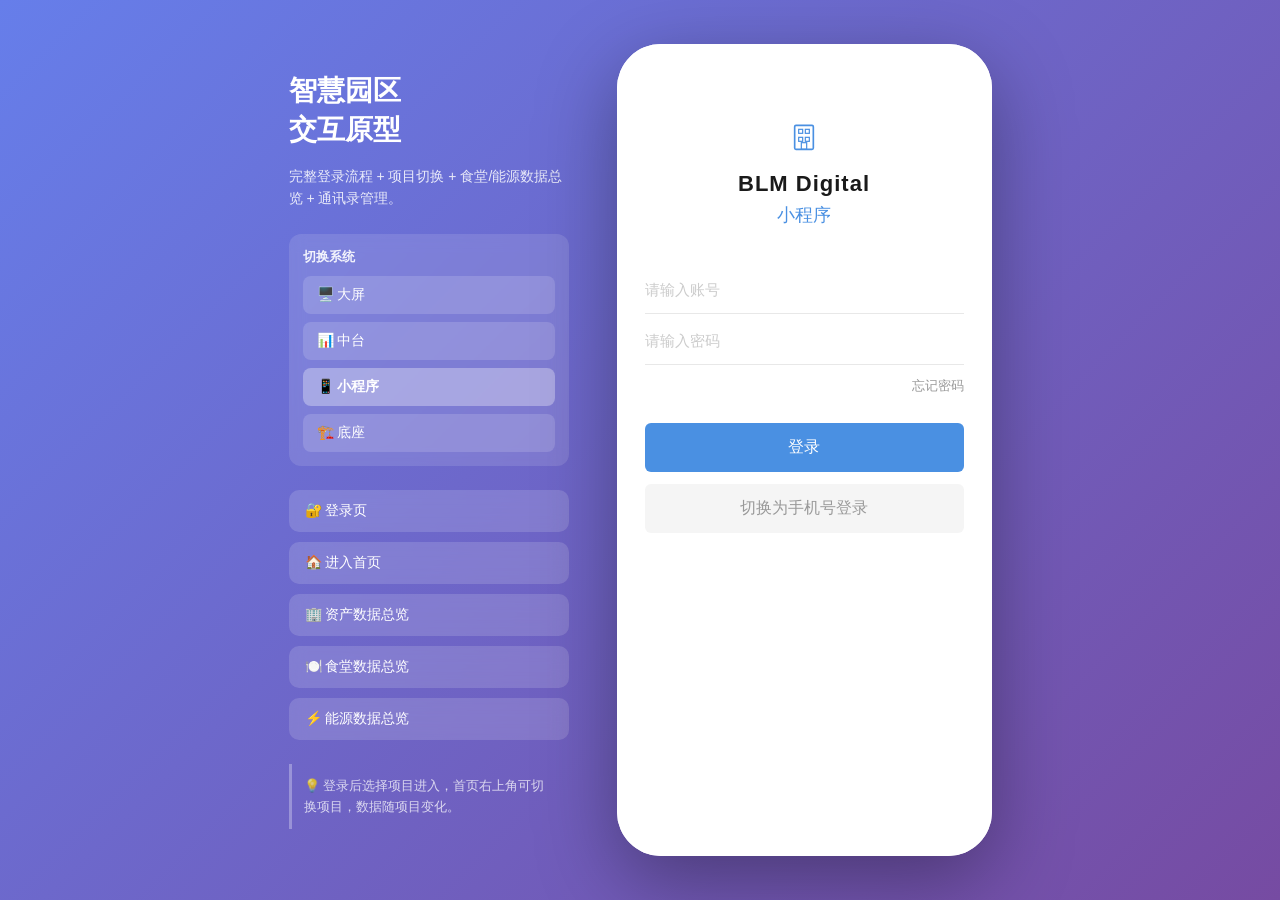
<file: index.html>
<!DOCTYPE html>
<html>
<head>
    <meta http-equiv="refresh" content="0; url=./prototype/index.html">
    <title>智慧园区管理小程序原型</title>
</head>
<body>
    正在跳转到原型页面...<br>
    如果没有自动跳转，请 <a href="./prototype/index.html">点击这里</a>
</body>
</html>
</file>
<file: prototype/css/style.css>
* { box-sizing: border-box; margin: 0; padding: 0; }

body {
  font-family: -apple-system, BlinkMacSystemFont, 'Segoe UI', 'PingFang SC', 'Microsoft YaHei', sans-serif;
  background: linear-gradient(135deg, #667eea 0%, #764ba2 100%);
  min-height: 100vh;
  color: #333;
}

.prototype-shell {
  display: flex;
  align-items: center;
  justify-content: center;
  gap: 48px;
  min-height: 100vh;
  padding: 32px;
}

.sidebar {
  width: 280px;
  color: #fff;
  flex-shrink: 0;
}

.sidebar h1 {
  font-size: 28px;
  line-height: 1.4;
  margin-bottom: 16px;
}

.sidebar-desc {
  font-size: 14px;
  opacity: 0.85;
  line-height: 1.6;
  margin-bottom: 24px;
}

.guide-list { display: flex; flex-direction: column; gap: 10px; margin-bottom: 24px; }

.guide-item {
  background: rgba(255,255,255,0.15);
  backdrop-filter: blur(8px);
  border-radius: 10px;
  padding: 12px 16px;
  font-size: 14px;
  cursor: pointer;
  transition: background 0.2s;
}

.guide-item:hover { background: rgba(255,255,255,0.28); }

.guide-tip {
  font-size: 13px;
  opacity: 0.75;
  line-height: 1.6;
  padding: 12px;
  border-left: 3px solid rgba(255,255,255,0.4);
}

.platform-switch-section {
  margin-bottom: 24px;
  padding: 14px;
  background: rgba(255,255,255,0.12);
  border-radius: 12px;
  backdrop-filter: blur(8px);
}

.platform-switch-title {
  font-size: 13px;
  font-weight: 600;
  opacity: 0.9;
  margin-bottom: 10px;
}

.platform-switch-list {
  display: flex;
  flex-direction: column;
  gap: 8px;
}

.platform-switch-item {
  display: block;
  background: rgba(255,255,255,0.15);
  border-radius: 8px;
  padding: 10px 14px;
  font-size: 14px;
  color: #fff;
  text-decoration: none;
  transition: background 0.2s;
}

.platform-switch-item:hover { background: rgba(255,255,255,0.28); }

.platform-switch-item.active {
  background: rgba(255,255,255,0.32);
  font-weight: 600;
  cursor: default;
}

.status-bar-actions {
  display: flex;
  align-items: center;
  gap: 8px;
}

.phone-platform-wrap {
  position: relative;
}

.phone-platform-wrap.hidden { display: none; }

.phone-platform-btn {
  width: 24px;
  height: 24px;
  border: none;
  background: rgba(74, 144, 226, 0.12);
  color: #4A90E2;
  border-radius: 6px;
  cursor: pointer;
  display: flex;
  align-items: center;
  justify-content: center;
  padding: 0;
}

.phone-platform-btn svg { width: 14px; height: 14px; }

.phone-platform-menu {
  position: absolute;
  top: calc(100% + 6px);
  right: 0;
  min-width: 120px;
  background: #fff;
  border-radius: 8px;
  box-shadow: 0 8px 24px rgba(0,0,0,0.15);
  border: 1px solid #eee;
  z-index: 200;
  padding: 4px 0;
}

.phone-platform-menu.hidden { display: none; }

.phone-platform-item {
  display: block;
  padding: 10px 14px;
  font-size: 13px;
  color: #333;
  text-decoration: none;
  cursor: pointer;
}

.phone-platform-item:hover { background: #f5f5f5; }

.phone-platform-item.active {
  color: #4A90E2;
  background: #E8F4FD;
  font-weight: 500;
  cursor: default;
}

.phone-frame {
  width: 375px;
  height: 812px;
  background: #F5F6FA;
  border-radius: 44px;
  box-shadow: 0 24px 80px rgba(0,0,0,0.35), inset 0 0 0 2px rgba(255,255,255,0.1);
  overflow: hidden;
  display: flex;
  flex-direction: column;
  position: relative;
  flex-shrink: 0;
}

.phone-notch { display: none; }

.status-bar {
  display: flex;
  justify-content: space-between;
  align-items: center;
  padding: 12px 24px 4px;
  font-size: 13px;
  font-weight: 600;
  background: #E8F4FD;
  flex-shrink: 0;
}

.nav-bar {
  display: flex;
  align-items: center;
  justify-content: space-between;
  padding: 8px 12px;
  background: #fff;
  border-bottom: 1px solid #eee;
  flex-shrink: 0;
}

.nav-bar.hidden { display: none; }

.nav-back {
  border: none;
  background: none;
  font-size: 16px;
  color: #4A90E2;
  cursor: pointer;
  padding: 4px 8px;
}

.nav-title { font-size: 16px; font-weight: 600; flex: 1; text-align: center; }

.nav-bar-tab .nav-back {
  visibility: hidden;
  pointer-events: none;
}

.nav-placeholder { width: 48px; flex-shrink: 0; }

.screen {
  flex: 1;
  overflow-y: auto;
  overflow-x: hidden;
  -webkit-overflow-scrolling: touch;
}

.screen::-webkit-scrollbar { width: 0; }

.tab-bar {
  display: flex;
  background: #fff;
  border-top: 1px solid #eee;
  padding: 6px 0 20px;
  flex-shrink: 0;
}

.tab-item {
  flex: 1;
  display: flex;
  flex-direction: column;
  align-items: center;
  gap: 2px;
  font-size: 11px;
  color: #999;
  cursor: pointer;
  padding: 4px 0;
  transition: color 0.2s;
}

.tab-item.active { color: #4A90E2; }

.tab-icon-slot {
  display: flex;
  align-items: center;
  justify-content: center;
  height: 24px;
  margin-bottom: 2px;
}

/* Home */
.home-header {
  display: flex;
  align-items: center;
  justify-content: space-between;
  padding: 8px 16px 12px;
  background: linear-gradient(180deg, #E8F4FD, #D6EBFA);
}

.project-switcher {
  display: flex;
  align-items: center;
  gap: 4px;
  cursor: pointer;
}

.project-name {
  font-size: 16px;
  font-weight: 600;
  max-width: 200px;
  overflow: hidden;
  text-overflow: ellipsis;
  white-space: nowrap;
}

.arrow { font-size: 10px; color: #666; }

.notify-btn {
  position: relative;
  font-size: 22px;
  cursor: pointer;
  padding: 4px;
}

.badge {
  position: absolute;
  top: -2px;
  right: -6px;
  min-width: 16px;
  height: 16px;
  background: #FF4D4F;
  color: #fff;
  font-size: 10px;
  border-radius: 8px;
  display: flex;
  align-items: center;
  justify-content: center;
  padding: 0 4px;
}

.carousel-wrap {
  position: relative;
  background: linear-gradient(180deg, #D6EBFA, #F5F6FA);
  padding: 0 16px 12px;
  overflow: hidden;
}

.carousel-track {
  display: flex;
  transition: transform 0.5s ease;
}

.carousel-slide {
  min-width: 100%;
  height: 160px;
  border-radius: 12px;
  overflow: hidden;
  position: relative;
}

.carousel-slide img {
  width: 100%;
  height: 100%;
  object-fit: cover;
}

.carousel-caption {
  position: absolute;
  bottom: 0;
  left: 0;
  right: 0;
  padding: 12px 16px;
  background: linear-gradient(transparent, rgba(0,0,0,0.55));
  color: #fff;
  font-size: 13px;
}

.carousel-dots {
  display: flex;
  justify-content: center;
  gap: 6px;
  margin-top: 8px;
}

.carousel-dot {
  width: 6px;
  height: 6px;
  border-radius: 50%;
  background: rgba(0,0,0,0.2);
  cursor: pointer;
  transition: all 0.3s;
}

.carousel-dot.active {
  width: 18px;
  border-radius: 3px;
  background: #4A90E2;
}

.page-body { padding: 0 12px 16px; }

.card {
  background: #fff;
  border-radius: 12px;
  padding: 16px;
  margin-bottom: 10px;
  box-shadow: 0 1px 6px rgba(0,0,0,0.04);
}

.card-title {
  font-size: 16px;
  font-weight: 600;
  margin-bottom: 12px;
  display: flex;
  justify-content: space-between;
  align-items: center;
}

.more { font-size: 12px; color: #4A90E2; font-weight: 400; cursor: pointer; }

.overview-grid {
  display: grid;
  grid-template-columns: 1fr 1fr;
  gap: 10px;
}

.overview-item {
  background: #F8FAFC;
  border-radius: 8px;
  padding: 12px;
  text-align: center;
}

.ov-val { font-size: 22px; font-weight: 700; margin-bottom: 4px; }
.ov-val.highlight { color: #FF6B35; }
.ov-val.pass { color: #52C41A; font-size: 18px; }
.ov-val.small { font-size: 14px; }
.ov-label { font-size: 12px; color: #999; }

.asset-stats {
  display: flex;
  justify-content: space-around;
  padding-bottom: 12px;
  margin-bottom: 12px;
  border-bottom: 1px solid #f0f0f0;
  text-align: center;
}

.as-num { font-size: 18px; font-weight: 700; }
.as-num.green { color: #52C41A; }
.as-num.orange { color: #FA8C16; }
.as-num.gray { color: #999; }
.as-label { font-size: 11px; color: #999; margin-top: 2px; }

.icon-grid { display: grid; gap: 8px; }
.icon-grid.cols-3 { grid-template-columns: repeat(3, 1fr); }
.icon-grid.cols-4 { grid-template-columns: repeat(4, 1fr); }

.icon-item {
  display: flex;
  flex-direction: column;
  align-items: center;
  padding: 8px 4px;
  cursor: pointer;
  border-radius: 8px;
  transition: background 0.15s;
}

.icon-item:active { background: #f5f5f5; }

.icon-emoji { font-size: 28px; margin-bottom: 4px; }

.icon-grid .icon-circle { display: none; }

.icon-name { font-size: 11px; color: #666; }
.icon-count { font-size: 14px; font-weight: 600; color: #4A90E2; }

.energy-row, .canteen-row {
  display: flex;
  align-items: center;
  text-align: center;
}

.energy-row > div, .canteen-row > div { flex: 1; }

.divider { width: 1px; height: 36px; background: #eee; }

.en-label, .can-label { font-size: 13px; color: #666; margin-bottom: 6px; }
.en-val { font-size: 22px; font-weight: 700; color: #4A90E2; }
.status-pass { color: #52C41A; font-weight: 500; font-size: 14px; }

/* Collab / Mine headers */
.sub-header { padding: 20px 16px 12px; }
.sub-header-title { font-size: 22px; font-weight: 700; margin-bottom: 4px; }
.sub-header-desc { font-size: 13px; color: #999; }

.menu-card {
  display: flex;
  align-items: center;
  background: #fff;
  border-radius: 12px;
  padding: 16px;
  margin-bottom: 10px;
  box-shadow: 0 1px 6px rgba(0,0,0,0.04);
  cursor: pointer;
  transition: transform 0.1s;
}

.menu-card:active { transform: scale(0.98); }

.menu-icon {
  width: 44px;
  height: 44px;
  border-radius: 12px;
  display: flex;
  align-items: center;
  justify-content: center;
  font-size: 22px;
  margin-right: 12px;
}

.menu-icon.todo { background: #FFF7E6; }
.menu-icon.workorder { background: #E6F7FF; }
.menu-icon.message { background: #F9F0FF; }

.menu-info { flex: 1; }
.menu-name { font-size: 16px; font-weight: 600; margin-bottom: 2px; }
.menu-desc { font-size: 12px; color: #999; }

.menu-right { display: flex; align-items: center; gap: 8px; }
.chevron { color: #ccc; font-size: 20px; }

/* Data */
.stats-grid {
  display: grid;
  grid-template-columns: 1fr 1fr;
  gap: 10px;
}

.stat-box {
  background: #F8FAFC;
  border-radius: 8px;
  padding: 14px;
  text-align: center;
}

.stat-val { font-size: 22px; font-weight: 700; color: #4A90E2; margin-bottom: 4px; }
.stat-val.small { font-size: 16px; }
.stat-label { font-size: 12px; color: #999; }

.module-header {
  display: flex;
  justify-content: space-between;
  align-items: center;
  margin-bottom: 10px;
}

.module-title { font-size: 16px; font-weight: 600; }

.trend {
  font-size: 12px;
  padding: 2px 8px;
  border-radius: 4px;
}

.trend.up { color: #52C41A; background: #F6FFED; }
.trend.down { color: #FF4D4F; background: #FFF1F0; }

.module-total {
  display: flex;
  align-items: baseline;
  gap: 8px;
  padding-bottom: 10px;
  margin-bottom: 10px;
  border-bottom: 1px solid #f0f0f0;
}

.total-label { font-size: 13px; color: #999; }
.total-value { font-size: 24px; font-weight: 700; }

.module-item {
  display: flex;
  justify-content: space-between;
  padding: 6px 0;
  font-size: 14px;
}

.item-name { color: #666; }
.item-value { font-weight: 600; }

/* Mine */
.profile-header {
  display: flex;
  align-items: center;
  padding: 28px 20px 24px;
  background: linear-gradient(135deg, #4A90E2, #67B8FF);
}

.avatar {
  width: 64px;
  height: 64px;
  border-radius: 50%;
  background: rgba(255,255,255,0.3);
  border: 2px solid rgba(255,255,255,0.6);
  display: flex;
  align-items: center;
  justify-content: center;
  font-size: 26px;
  font-weight: 700;
  color: #fff;
  margin-right: 14px;
}

.profile-name { font-size: 22px; font-weight: 700; color: #fff; margin-bottom: 4px; }
.profile-role { font-size: 13px; color: rgba(255,255,255,0.85); }

.info-card { margin-top: -8px; position: relative; z-index: 1; }

.info-row {
  display: flex;
  justify-content: space-between;
  padding: 14px 0;
  border-bottom: 1px solid #f5f5f5;
  font-size: 14px;
}

.info-row:last-child { border-bottom: none; }
.info-label { color: #999; }
.info-value { font-weight: 500; max-width: 200px; text-align: right; }

.list-row {
  display: flex;
  align-items: center;
  background: #fff;
  border-radius: 12px;
  padding: 14px 16px;
  margin-bottom: 8px;
  cursor: pointer;
  box-shadow: 0 1px 6px rgba(0,0,0,0.04);
}

.list-row:active { background: #fafafa; }
.list-row-icon { font-size: 22px; margin-right: 12px; }
.list-row-name { flex: 1; font-size: 15px; }

/* Sub pages */
.list-card {
  background: #fff;
  border-radius: 12px;
  padding: 14px 16px;
  margin-bottom: 8px;
  box-shadow: 0 1px 6px rgba(0,0,0,0.04);
  cursor: pointer;
}

.list-card.unread { background: #FAFCFF; }
.list-card.unread-notify { background: #FFFAF0; border-left: 3px solid #FA8C16; }

.list-card-header {
  display: flex;
  justify-content: space-between;
  margin-bottom: 6px;
}

.list-card-title { font-size: 15px; font-weight: 600; }
.list-card-time { font-size: 12px; color: #999; }
.list-card-desc { font-size: 13px; color: #666; line-height: 1.5; }

.todo-dot {
  width: 8px;
  height: 8px;
  border-radius: 50%;
  background: #FF6B35;
  display: inline-block;
  margin-right: 8px;
}

.tag {
  display: inline-block;
  font-size: 11px;
  color: #4A90E2;
  background: #E6F4FF;
  padding: 2px 8px;
  border-radius: 4px;
  margin-right: 8px;
}

.status-tag {
  font-size: 11px;
  padding: 2px 8px;
  border-radius: 4px;
}

.status-tag.waiting { color: #FA8C16; background: #FFF7E6; }
.status-tag.processing { color: #4A90E2; background: #E6F4FF; }
.status-tag.done { color: #52C41A; background: #F6FFED; }

.msg-row {
  display: flex;
  align-items: flex-start;
  gap: 12px;
}

.msg-avatar {
  width: 40px;
  height: 40px;
  border-radius: 50%;
  background: #4A90E2;
  color: #fff;
  display: flex;
  align-items: center;
  justify-content: center;
  font-weight: 600;
  flex-shrink: 0;
}

.contact-row {
  display: flex;
  align-items: center;
  background: #fff;
  border-radius: 12px;
  padding: 12px 16px;
  margin-bottom: 8px;
  box-shadow: 0 1px 4px rgba(0,0,0,0.03);
}

.contact-avatar {
  width: 40px;
  height: 40px;
  border-radius: 50%;
  background: linear-gradient(135deg, #4A90E2, #67B8FF);
  color: #fff;
  display: flex;
  align-items: center;
  justify-content: center;
  font-weight: 600;
  margin-right: 12px;
}

.contact-info { flex: 1; }
.contact-name { font-size: 15px; font-weight: 600; }
.contact-dept { font-size: 12px; color: #999; }

.call-btn {
  font-size: 22px;
  cursor: pointer;
  padding: 4px;
}

.search-box {
  margin: 0 12px 8px;
  background: #fff;
  border-radius: 20px;
  padding: 10px 16px;
}

.search-box input {
  border: none;
  outline: none;
  width: 100%;
  font-size: 14px;
  background: #F5F6FA;
  border-radius: 16px;
  padding: 8px 14px;
}

.profile-detail .info-row { padding: 16px 0; }

.empty { text-align: center; color: #999; padding: 40px; font-size: 14px; }

/* Modal */
.mask {
  display: none;
  position: fixed;
  inset: 0;
  background: rgba(0,0,0,0.4);
  z-index: 100;
  align-items: flex-start;
  justify-content: center;
  padding-top: 120px;
}

.mask.show { display: flex; }

.picker-panel {
  background: #fff;
  width: 340px;
  border-radius: 0 0 16px 16px;
  overflow: hidden;
}

.picker-title {
  font-size: 13px;
  color: #999;
  padding: 12px 20px 8px;
}

.picker-item {
  display: flex;
  justify-content: space-between;
  align-items: center;
  padding: 14px 20px;
  cursor: pointer;
  font-size: 15px;
}

.picker-item:hover { background: #f5f5f5; }
.picker-item.active { color: #4A90E2; background: #F0F7FF; }

.toast {
  position: fixed;
  bottom: 80px;
  left: 50%;
  transform: translateX(-50%) translateY(20px);
  background: rgba(0,0,0,0.75);
  color: #fff;
  padding: 10px 20px;
  border-radius: 20px;
  font-size: 14px;
  opacity: 0;
  transition: all 0.3s;
  z-index: 200;
  pointer-events: none;
  white-space: nowrap;
}

.toast.show {
  opacity: 1;
  transform: translateX(-50%) translateY(0);
}

@media (max-width: 768px) {
  .prototype-shell {
    flex-direction: column;
    padding: 16px;
    gap: 20px;
  }
  .sidebar { width: 100%; text-align: center; }
  .guide-list { flex-direction: row; flex-wrap: wrap; justify-content: center; }
  .phone-frame {
    width: 100%;
    max-width: 375px;
    height: 80vh;
    border-radius: 24px;
  }
}
</file>
<file: prototype/css/auth.css>
/* Auth pages */
.auth-page {
  min-height: 100%;
  background: #fff;
  padding: 24px 28px 32px;
}

.auth-logo {
  text-align: center;
  padding: 40px 0 32px;
}

.auth-logo-icon {
  font-size: 48px;
  margin-bottom: 8px;
}

.auth-logo-text {
  font-size: 22px;
  font-weight: 700;
  color: #1a1a1a;
  letter-spacing: 1px;
}

.auth-logo-sub {
  font-size: 18px;
  color: #4A90E2;
  margin-top: 6px;
  font-weight: 500;
}

.auth-form { margin-top: 8px; }

.auth-input-wrap {
  border-bottom: 1px solid #e8e8e8;
  padding: 14px 0;
  margin-bottom: 4px;
}

.auth-input-wrap input {
  width: 100%;
  border: none;
  outline: none;
  font-size: 15px;
  background: transparent;
}

.auth-input-wrap input::placeholder { color: #ccc; }

.auth-links {
  display: flex;
  justify-content: flex-end;
  gap: 16px;
  margin: 12px 0 28px;
  font-size: 13px;
}

.auth-links a { color: #999; cursor: pointer; text-decoration: none; }
.auth-links a.primary { color: #4A90E2; }

.btn-block {
  width: 100%;
  border: none;
  border-radius: 6px;
  padding: 14px;
  font-size: 16px;
  cursor: pointer;
  margin-bottom: 12px;
}

.btn-primary { background: #4A90E2; color: #fff; }
.btn-primary:active { background: #3a7bc8; }
.btn-secondary { background: #f0f0f0; color: #666; }
.btn-outline { background: #f5f5f5; color: #999; }

/* Forgot / Register */
.form-page {
  min-height: 100%;
  background: #E8F4FD;
  padding: 16px 20px 32px;
}

.form-page-title {
  text-align: center;
  font-size: 17px;
  font-weight: 600;
  padding: 12px 0 20px;
}

.form-group {
  margin-bottom: 16px;
}

.form-group label {
  display: block;
  font-size: 14px;
  color: #333;
  margin-bottom: 8px;
}

.form-group input {
  width: 100%;
  border: none;
  border-radius: 8px;
  padding: 14px 16px;
  font-size: 14px;
  background: #fff;
  outline: none;
}

.form-hint {
  font-size: 12px;
  color: #999;
  margin-top: 6px;
  line-height: 1.5;
}

.form-hint.warn { color: #FF6B35; }

.input-with-btn {
  display: flex;
  gap: 10px;
}

.input-with-btn input { flex: 1; }

.btn-code {
  white-space: nowrap;
  border: 1px solid #4A90E2;
  background: #fff;
  color: #4A90E2;
  border-radius: 8px;
  padding: 0 14px;
  font-size: 13px;
  cursor: pointer;
}

.pwd-toggle {
  position: relative;
}

.pwd-toggle input { padding-right: 40px; }

.pwd-eye {
  position: absolute;
  right: 14px;
  top: 50%;
  transform: translateY(-50%);
  cursor: pointer;
  color: #999;
  font-size: 16px;
}

/* Project select */
.select-project-page {
  min-height: 100%;
  background: #E8F4FD;
  padding: 20px;
  display: flex;
  flex-direction: column;
}

.select-welcome {
  font-size: 22px;
  font-weight: 700;
  color: #4A90E2;
  margin: 20px 0 8px;
  line-height: 1.4;
}

.select-hint {
  font-size: 14px;
  color: #666;
  margin-bottom: 24px;
}

.project-card {
  display: flex;
  align-items: center;
  background: #fff;
  border: 2px solid #e8e8e8;
  border-radius: 10px;
  padding: 16px;
  margin-bottom: 12px;
  cursor: pointer;
  transition: border-color 0.2s;
}

.project-card.selected {
  border-color: #4A90E2;
  background: #F0F7FF;
}

.project-card-icon {
  width: 48px;
  height: 48px;
  border: 1px solid #ddd;
  border-radius: 8px;
  display: flex;
  align-items: center;
  justify-content: center;
  font-size: 24px;
  margin-right: 14px;
  background: #fafafa;
}

.project-card-info { flex: 1; }
.project-card-name { font-size: 16px; font-weight: 600; margin-bottom: 4px; }
.project-card-meta { font-size: 12px; color: #999; }

.select-enter {
  margin-top: auto;
  padding-top: 24px;
}

/* Collab icon grid */
.collab-grid {
  display: grid;
  grid-template-columns: repeat(3, 1fr);
  gap: 16px;
  padding: 8px 0;
}

.collab-grid.cols-2 {
  grid-template-columns: repeat(2, 1fr);
  max-width: 240px;
  margin: 0 auto;
}

.collab-icon-item {
  display: flex;
  flex-direction: column;
  align-items: center;
  cursor: pointer;
  position: relative;
}

.collab-icon-box {
  width: 56px;
  height: 56px;
  border-radius: 16px;
  display: flex;
  align-items: center;
  justify-content: center;
  font-size: 26px;
  margin-bottom: 8px;
}

.collab-icon-box.todo { background: transparent; }
.collab-icon-box.workorder { background: transparent; }
.collab-icon-box.message { background: transparent; }

.collab-icon-name { font-size: 13px; color: #333; }

.collab-icon-item .badge {
  position: absolute;
  top: -2px;
  right: calc(50% - 36px);
}

/* Data overview pages */
.data-overview-page { background: #F5F6FA; min-height: 100%; }

.seg-tabs {
  display: flex;
  background: #fff;
  border-bottom: 1px solid #eee;
}

.seg-tab {
  flex: 1;
  text-align: center;
  padding: 14px;
  font-size: 15px;
  color: #666;
  cursor: pointer;
  position: relative;
}

.seg-tab.active { color: #4A90E2; font-weight: 600; }

.seg-tab.active::after {
  content: '';
  position: absolute;
  bottom: 0;
  left: 50%;
  transform: translateX(-50%);
  width: 40px;
  height: 3px;
  background: #4A90E2;
  border-radius: 2px;
}

.kpi-row {
  display: grid;
  grid-template-columns: repeat(4, 1fr);
  gap: 8px;
  padding: 16px 12px;
  background: #fff;
}

.kpi-item { text-align: center; }
.kpi-val { font-size: 16px; font-weight: 700; margin-bottom: 4px; }
.kpi-val.blue { color: #4A90E2; }
.kpi-val.orange { color: #FA8C16; }
.kpi-label { font-size: 10px; color: #999; line-height: 1.3; }

.chart-card {
  background: #fff;
  margin: 10px 12px;
  border-radius: 12px;
  padding: 16px;
  box-shadow: 0 1px 4px rgba(0,0,0,0.04);
}

.chart-card-header {
  display: flex;
  justify-content: space-between;
  align-items: center;
  margin-bottom: 16px;
}

.chart-card-title { font-size: 15px; font-weight: 600; }

.toggle-group {
  display: flex;
  background: #f5f5f5;
  border-radius: 6px;
  overflow: hidden;
}

.toggle-btn {
  padding: 4px 12px;
  font-size: 12px;
  color: #666;
  cursor: pointer;
  border: none;
  background: transparent;
}

.toggle-btn.active {
  background: #4A90E2;
  color: #fff;
  border-radius: 6px;
}

.pie-wrap {
  display: flex;
  align-items: center;
  justify-content: center;
  position: relative;
  padding: 12px 0;
}

.pie-center {
  position: absolute;
  text-align: center;
  font-size: 12px;
  color: #666;
}

.pie-center strong { display: block; font-size: 18px; color: #333; }

.pie-center strong small {
  font-size: 12px;
  font-weight: 400;
  margin-left: 2px;
  color: #666;
}

.donut-wrap {
  width: 160px;
  flex-shrink: 0;
  padding: 0;
}

.monitor-row {
  display: flex;
  justify-content: space-around;
  text-align: center;
}

.monitor-item .mon-label { font-size: 12px; color: #666; margin-bottom: 8px; }

.filter-group {
  display: flex;
  gap: 6px;
}

.filter-btn {
  padding: 4px 10px;
  font-size: 12px;
  border: 1px solid #e8e8e8;
  border-radius: 4px;
  background: #fff;
  color: #666;
  cursor: pointer;
}

.filter-btn.active {
  background: #4A90E2;
  color: #fff;
  border-color: #4A90E2;
}

.energy-summary {
  display: flex;
  align-items: flex-start;
  justify-content: space-between;
  margin-bottom: 16px;
}

.energy-big {
  font-size: 36px;
  font-weight: 700;
  color: #4A90E2;
}

.energy-big span { font-size: 14px; font-weight: 400; }

.energy-compare {
  text-align: right;
  font-size: 12px;
  color: #999;
}

.energy-compare .up { color: #4A90E2; }

.chart-legend {
  display: flex;
  justify-content: center;
  gap: 20px;
  margin-bottom: 8px;
  font-size: 12px;
}

.legend-item { display: flex; align-items: center; gap: 6px; }
.legend-dot { width: 10px; height: 10px; border-radius: 50%; }
.legend-dot.blue { background: #4A90E2; }
.legend-dot.orange { background: #FA8C16; }

.data-table {
  width: 100%;
  font-size: 13px;
  margin-top: 12px;
}

.data-table th {
  text-align: left;
  color: #999;
  font-weight: 400;
  padding: 8px 0;
  border-bottom: 1px solid #f0f0f0;
}

.data-table td {
  padding: 10px 0;
  border-bottom: 1px solid #f5f5f5;
}

/* Contact CRUD */
.contact-actions {
  display: flex;
  gap: 8px;
}

.contact-action-btn {
  font-size: 13px;
  padding: 4px 10px;
  border-radius: 4px;
  border: none;
  cursor: pointer;
}

.contact-action-btn.edit { background: #E6F4FF; color: #4A90E2; }
.contact-action-btn.delete { background: #FFF1F0; color: #FF4D4F; }

.contacts-header {
  display: flex;
  justify-content: space-between;
  align-items: center;
  padding: 12px 16px 0;
}

.btn-add-contact {
  background: #4A90E2;
  color: #fff;
  border: none;
  border-radius: 16px;
  padding: 6px 14px;
  font-size: 13px;
  cursor: pointer;
}

.modal-panel {
  background: #fff;
  width: 320px;
  border-radius: 16px;
  padding: 24px 20px;
  margin: auto;
  align-self: center;
}

.modal-title {
  font-size: 17px;
  font-weight: 600;
  text-align: center;
  margin-bottom: 20px;
}

.modal-actions {
  display: flex;
  gap: 12px;
  margin-top: 8px;
}

.modal-actions button { flex: 1; border-radius: 8px; padding: 12px; border: none; cursor: pointer; font-size: 15px; }

#contact-modal.mask {
  align-items: center;
  justify-content: center;
  padding-top: 0;
}

.mine-menu-group {
  background: #fff;
  border-radius: 12px;
  overflow: hidden;
  margin-bottom: 12px;
  box-shadow: 0 1px 6px rgba(0,0,0,0.04);
}

.mine-menu-item {
  display: flex;
  align-items: center;
  padding: 16px;
  border-bottom: 1px solid #f5f5f5;
  cursor: pointer;
}

.mine-menu-item:last-child { border-bottom: none; }
.mine-menu-item:active { background: #fafafa; }

.mine-menu-icon { font-size: 20px; margin-right: 12px; width: 24px; text-align: center; }
.mine-menu-name { flex: 1; font-size: 15px; }

.canteen-home-stats {
  display: flex;
  justify-content: space-around;
  text-align: center;
  padding: 8px 0;
}

.canteen-stat-val { font-size: 20px; font-weight: 700; color: #4A90E2; }
.canteen-stat-label { font-size: 12px; color: #999; margin-top: 4px; }

.tab-bar.hidden { display: none !important; }
.status-bar.hidden { display: none; }

.menu-placeholder {
  padding: 40px 20px;
  text-align: center;
  color: #999;
  font-size: 14px;
}

.profile-sub {
  font-size: 13px;
  color: rgba(255, 255, 255, 0.9);
  margin: 4px 0 2px;
}

.btn-logout {
  width: 100%;
  border: none;
  background: #fff;
  color: #FF4D4F;
  border-radius: 12px;
  padding: 14px;
  font-size: 15px;
  cursor: pointer;
  box-shadow: 0 1px 6px rgba(0, 0, 0, 0.04);
  margin-top: 8px;
}

.btn-logout:active { background: #FFF1F0; }

.chart-legend-wrap {
  display: flex;
  flex-wrap: wrap;
  gap: 8px;
  justify-content: center;
  font-size: 11px;
  margin-top: 10px;
}

.legend-tag { white-space: nowrap; }

.asset-area-label {
  font-size: 13px;
  color: #666;
  margin-bottom: 12px;
  padding-left: 4px;
}

.rank-row {
  display: flex;
  align-items: center;
  gap: 8px;
  margin-bottom: 10px;
  font-size: 12px;
}

.rank-num {
  width: 22px;
  height: 22px;
  border-radius: 50%;
  background: #4A90E2;
  color: #fff;
  display: flex;
  align-items: center;
  justify-content: center;
  font-size: 11px;
  flex-shrink: 0;
}

.rank-num.gold { background: #FA8C16; }

.rank-name { width: 48px; flex-shrink: 0; color: #333; }

.rank-bar-wrap {
  flex: 1;
  height: 8px;
  background: #f0f0f0;
  border-radius: 4px;
  overflow: hidden;
}

.rank-bar {
  height: 100%;
  background: #4A90E2;
  border-radius: 4px;
}

.rank-bar.orange { background: #FA8C16; }

.rank-val {
  width: 72px;
  text-align: right;
  font-size: 10px;
  color: #666;
  flex-shrink: 0;
}

.menu-page { padding: 12px; }

.menu-info-box {
  background: #fff;
  border: 1px solid #e8e8e8;
  border-radius: 8px;
  padding: 12px 16px;
  font-size: 13px;
  color: #333;
  line-height: 1.8;
  margin-bottom: 12px;
}

.meal-tabs {
  display: flex;
  gap: 0;
  margin-bottom: 12px;
  background: #fff;
  border-radius: 8px;
  overflow: hidden;
  border: 1px solid #e8e8e8;
}

.meal-tab {
  flex: 1;
  border: none;
  background: #fff;
  padding: 10px;
  font-size: 14px;
  color: #666;
  cursor: pointer;
}

.meal-tab.active {
  background: #4A90E2;
  color: #fff;
}

.menu-table-wrap {
  background: #fff;
  border-radius: 8px;
  overflow: hidden;
  border: 1px solid #e8e8e8;
}

.menu-table {
  width: 100%;
  border-collapse: collapse;
  font-size: 13px;
}

.menu-table th {
  background: #f8f8f8;
  padding: 10px 8px;
  text-align: left;
  font-weight: 500;
  color: #666;
  border-bottom: 1px solid #eee;
}

.menu-table td {
  padding: 10px 8px;
  border-bottom: 1px solid #f5f5f5;
  color: #333;
}

.stat-val.highlight { color: #FF6B35; }

/* Home overview modules */
.overview-module-grid {
  display: grid;
  grid-template-columns: 1fr 1fr;
  gap: 10px;
}

.overview-module-card {
  background: #F8FAFC;
  border-radius: 10px;
  padding: 14px 12px 12px;
  position: relative;
  text-align: center;
}

.module-tag {
  display: inline-block;
  font-size: 11px;
  padding: 2px 10px;
  border-radius: 4px;
  margin-bottom: 10px;
}

.tag-asset { color: #4A90E2; background: #E6F4FF; }
.tag-property { color: #FA8C16; background: #FFF7E6; }
.tag-energy { color: #52C41A; background: #F6FFED; }
.tag-canteen { color: #9254DE; background: #F9F0FF; }

.module-metrics { display: flex; flex-direction: column; gap: 10px; }
.module-metrics.single { justify-content: center; min-height: 60px; }
.mm-label { font-size: 11px; color: #999; margin-bottom: 4px; }
.mm-val { font-size: 18px; font-weight: 700; }
.mm-val.blue { color: #4A90E2; }
.mm-val.orange { color: #FA8C16; }

/* Data module sections */
.module-section { margin-bottom: 16px; }
.module-section-title {
  font-size: 16px;
  font-weight: 600;
  color: #1A1A1A;
  margin-bottom: 10px;
  display: flex;
  align-items: center;
  gap: 6px;
}
.module-section-icon { font-size: 12px; }
.module-section-icon.asset { color: #4A90E2; }
.module-section-icon.property { color: #FA8C16; }
.module-section-icon.energy { color: #52C41A; }
.module-section-icon.canteen { color: #9254DE; }

.data-dashboard-body {
  padding-top: 8px;
}

/* Messages page */
.message-page { background: #F5F6FA; min-height: 100%; }
.msg-search-bar {
  display: flex;
  gap: 8px;
  padding: 10px 12px;
  background: #fff;
}
.msg-search-input {
  flex: 1;
  display: flex;
  align-items: center;
  background: #F5F6FA;
  border-radius: 20px;
  padding: 0 12px;
}
.search-icon { font-size: 14px; margin-right: 6px; }
.msg-search-input input {
  flex: 1;
  border: none;
  background: transparent;
  outline: none;
  font-size: 13px;
  padding: 10px 0;
}
.msg-search-btn {
  border: none;
  background: transparent;
  color: #4A90E2;
  font-size: 14px;
  cursor: pointer;
  white-space: nowrap;
}
.msg-tabs {
  display: flex;
  align-items: center;
  background: #fff;
  border-bottom: 1px solid #eee;
  padding: 0 12px;
}
.msg-tab {
  flex: 1;
  text-align: center;
  padding: 12px 4px;
  font-size: 14px;
  color: #666;
  cursor: pointer;
  position: relative;
}
.msg-tab.active { color: #4A90E2; font-weight: 600; }
.msg-tab.active::after {
  content: '';
  position: absolute;
  bottom: 0;
  left: 50%;
  transform: translateX(-50%);
  width: 32px;
  height: 2px;
  background: #4A90E2;
}
.tab-badge {
  display: inline-block;
  min-width: 16px;
  height: 16px;
  line-height: 16px;
  font-size: 10px;
  border-radius: 8px;
  color: #fff;
  margin-left: 4px;
  padding: 0 4px;
}
.tab-badge.blue { background: #4A90E2; }
.tab-badge.red { background: #FF4D4F; }
.msg-tab-icon { font-size: 16px; padding: 0 8px; }
.msg-action-row { text-align: right; padding: 8px 12px; background: #fff; }
.btn-mark-all {
  border: none;
  background: #4A90E2;
  color: #fff;
  font-size: 12px;
  padding: 6px 14px;
  border-radius: 4px;
  cursor: pointer;
}
.msg-list { padding: 0 12px 12px; }
.msg-card {
  background: #fff;
  border-radius: 8px;
  padding: 14px;
  margin-bottom: 10px;
  cursor: pointer;
}
.msg-card-top {
  display: flex;
  align-items: center;
  gap: 8px;
  margin-bottom: 10px;
  font-size: 12px;
}
.msg-cat-tag {
  background: #FA8C16;
  color: #fff;
  padding: 2px 8px;
  border-radius: 3px;
  font-size: 11px;
}
.msg-card-time { flex: 1; color: #999; font-size: 11px; }
.msg-read-tag {
  font-size: 11px;
  padding: 2px 8px;
  border-radius: 3px;
}
.msg-read-tag.unread { background: #FF4D4F; color: #fff; }
.msg-read-tag.read { background: #f0f0f0; color: #999; }
.msg-card-content { font-size: 14px; color: #333; line-height: 1.6; }
.msg-footer { text-align: center; color: #ccc; font-size: 12px; padding: 16px; line-height: 1.8; }

/* Collab / Work order pages */
.collab-page { background: linear-gradient(180deg, #E8F4FD 0%, #F5F6FA 30%); min-height: 100%; }
.collab-main-tabs {
  display: flex;
  background: #fff;
  border-bottom: 1px solid #eee;
}
.collab-main-tab {
  flex: 1;
  text-align: center;
  padding: 14px 4px;
  font-size: 13px;
  color: #666;
  cursor: pointer;
}
.collab-main-tab.active { color: #4A90E2; font-weight: 600; border-bottom: 2px solid #4A90E2; }
.collab-filters {
  display: flex;
  gap: 8px;
  padding: 10px 12px;
  overflow-x: auto;
  background: #fff;
  flex-wrap: nowrap;
}
.collab-filters.scroll { background: transparent; }
.collab-filter {
  white-space: nowrap;
  border: 1px solid #4A90E2;
  background: #fff;
  color: #4A90E2;
  border-radius: 16px;
  padding: 6px 14px;
  font-size: 12px;
  cursor: pointer;
  flex-shrink: 0;
}
.collab-filter.active { background: #4A90E2; color: #fff; }
.wo-list { padding: 0 0 12px; }
.wo-card {
  background: #fff;
  padding: 14px 32px 14px 16px;
  border-bottom: 1px solid #f0f0f0;
  position: relative;
  cursor: pointer;
}
.wo-card-top {
  display: flex;
  align-items: center;
  gap: 8px;
  margin-bottom: 10px;
  font-size: 12px;
}
.wo-type-tag {
  padding: 2px 8px;
  border-radius: 3px;
  font-size: 11px;
  color: #fff;
}
.tag-blue { background: #4A90E2; }
.tag-orange { background: #FA8C16; }
.tag-green { background: #52C41A; }
.wo-time { flex: 1; color: #999; }
.wo-status { color: #666; }
.wo-field { font-size: 13px; color: #333; line-height: 1.8; }
.wo-arrow {
  position: absolute;
  right: 12px;
  top: 50%;
  transform: translateY(-50%);
  color: #ccc;
  font-size: 20px;
}
.wo-category-tabs {
  display: flex;
  overflow-x: auto;
  background: #fff;
  border-bottom: 1px solid #eee;
  padding: 0 8px;
}
.wo-cat-tab {
  white-space: nowrap;
  padding: 14px 12px;
  font-size: 13px;
  color: #666;
  cursor: pointer;
  flex-shrink: 0;
}
.wo-cat-tab.active { color: #4A90E2; font-weight: 600; border-bottom: 2px solid #4A90E2; }
.wo-list-page { background: linear-gradient(180deg, #E8F4FD 0%, #F5F6FA 25%); }

/* Energy icon grid (home) */
.energy-icon-grid {
  display: flex;
  justify-content: space-around;
  padding: 12px 0 4px;
}
.energy-icon-grid.cols-3 .energy-icon-item { padding: 8px 12px; }
.energy-icon-item {
  display: flex;
  flex-direction: column;
  align-items: center;
  cursor: pointer;
  padding: 8px 24px;
  border-radius: 8px;
}
.energy-icon-item:active { background: #f5f5f5; }
.energy-icon-circle {
  width: 56px;
  height: 56px;
  border-radius: 50%;
  display: flex;
  align-items: center;
  justify-content: center;
  margin-bottom: 8px;
  background: #F5F7FA;
}
.energy-icon-graph {
  display: flex;
  align-items: center;
  justify-content: center;
  margin-bottom: 8px;
}
.energy-icon-name { font-size: 13px; color: #666; }
.icon-graph {
  display: flex;
  align-items: center;
  justify-content: center;
  margin-bottom: 8px;
}

/* KPI cards (canteen data pages) */
.kpi-cards-row {
  display: grid;
  grid-template-columns: repeat(3, 1fr);
  gap: 8px;
  margin-bottom: 10px;
}
.kpi-cards-row.cols-4 { grid-template-columns: repeat(2, 1fr); }
.kpi-card {
  background: #fff;
  border-radius: 10px;
  padding: 12px 10px;
  box-shadow: 0 1px 4px rgba(0,0,0,0.04);
}
.kpi-card.small { padding: 10px 8px; }
.kpi-card-top {
  display: flex;
  justify-content: space-between;
  align-items: flex-start;
  font-size: 11px;
  color: #999;
  margin-bottom: 6px;
}
.kpi-icon { font-size: 16px; opacity: 0.6; }
.kpi-card-val {
  font-size: 18px;
  font-weight: 700;
  color: #333;
  margin-bottom: 4px;
  word-break: break-all;
}
.kpi-card.small .kpi-card-val { font-size: 16px; }
.kpi-card-trend { font-size: 10px; color: #52C41A; }
.kpi-card-trend.up { color: #52C41A; }

/* Horizontal bar charts */
.dual-chart-row {
  display: grid;
  grid-template-columns: 1fr 1fr;
  gap: 8px;
  margin: 0 12px 10px;
}
.hbar-chart {
  background: #fff;
  border-radius: 12px;
  padding: 12px;
  box-shadow: 0 1px 4px rgba(0,0,0,0.04);
}
.hbar-title {
  font-size: 13px;
  font-weight: 600;
  margin-bottom: 10px;
}
.hbar-row {
  display: flex;
  align-items: center;
  gap: 6px;
  margin-bottom: 6px;
  font-size: 11px;
}
.hbar-label { width: 28px; color: #666; flex-shrink: 0; }
.hbar-track {
  flex: 1;
  height: 10px;
  background: #f0f0f0;
  border-radius: 5px;
  overflow: hidden;
}
.hbar-fill {
  height: 100%;
  background: #4A90E2;
  border-radius: 5px;
}
.hbar-val { width: 20px; text-align: right; color: #666; flex-shrink: 0; }

/* Ops table & menu grid */
.ops-filters {
  display: flex;
  gap: 8px;
  flex-wrap: wrap;
}
.select-sm {
  font-size: 12px;
  padding: 4px 8px;
  border: 1px solid #e8e8e8;
  border-radius: 4px;
  background: #fff;
  color: #666;
}
.date-range-input {
  font-size: 12px;
  padding: 4px 8px;
  border: 1px solid #e8e8e8;
  border-radius: 4px;
  width: 140px;
  color: #999;
}
.table-scroll { overflow-x: auto; }
.data-table.full { font-size: 11px; min-width: 480px; }
.data-table.full th,
.data-table.full td { padding: 8px 6px; white-space: nowrap; }
.pagination {
  text-align: center;
  padding: 12px 0 4px;
  font-size: 12px;
  color: #666;
  letter-spacing: 2px;
}
.week-nav { font-size: 12px; color: #666; }
.menu-grid-table {
  width: 100%;
  font-size: 10px;
  border-collapse: collapse;
  min-width: 600px;
}
.menu-grid-table th {
  background: #fafafa;
  padding: 8px 4px;
  text-align: center;
  font-weight: 500;
  color: #666;
  border: 1px solid #f0f0f0;
}
.menu-grid-table td {
  padding: 8px 4px;
  vertical-align: top;
  line-height: 1.5;
  border: 1px solid #f0f0f0;
  color: #333;
}
.menu-grid-table td:first-child {
  background: #fafafa;
  font-weight: 500;
  white-space: nowrap;
  text-align: center;
}

/* Supervision page */
.supervision-cards {
  display: grid;
  grid-template-columns: repeat(3, 1fr);
  gap: 8px;
  margin-bottom: 10px;
}
.supervision-card {
  background: #fff;
  border-radius: 10px;
  padding: 14px 8px;
  text-align: center;
  box-shadow: 0 1px 4px rgba(0,0,0,0.04);
}
.sup-icon {
  width: 36px;
  height: 36px;
  border-radius: 50%;
  display: flex;
  align-items: center;
  justify-content: center;
  margin: 0 auto 8px;
  font-size: 16px;
  color: #fff;
}
.sup-icon.green { background: #52C41A; }
.sup-icon.yellow { background: #FAAD14; }
.sup-label { font-size: 11px; color: #666; margin-bottom: 4px; }
.sup-status { font-size: 14px; font-weight: 600; color: #52C41A; }
.supervision-search {
  display: flex;
  flex-wrap: wrap;
  align-items: center;
  gap: 8px;
  margin-bottom: 12px;
  font-size: 12px;
}
.supervision-search label { color: #666; }
.btn-search {
  padding: 6px 12px;
  background: #4A90E2;
  color: #fff;
  border: none;
  border-radius: 4px;
  font-size: 12px;
  cursor: pointer;
}
.btn-clear {
  padding: 6px 12px;
  background: #fff;
  color: #666;
  border: 1px solid #e8e8e8;
  border-radius: 4px;
  font-size: 12px;
  cursor: pointer;
}
.status-pass { color: #52C41A; }

/* Smart card period tabs */
.period-tabs {
  display: flex;
  flex-wrap: wrap;
  gap: 4px;
  background: #f5f5f5;
  border-radius: 6px;
  padding: 2px;
}
.period-tab {
  padding: 4px 10px;
  font-size: 11px;
  color: #666;
  border: none;
  background: transparent;
  border-radius: 4px;
  cursor: pointer;
  white-space: nowrap;
}
.period-tab.active {
  background: #4A90E2;
  color: #fff;
}

/* Property completion rings (data tab) */
.property-completion-card { padding-bottom: 8px; }
.property-completion-banner {
  display: flex;
  flex-direction: column;
  gap: 0;
  background: #fff;
  border-radius: 8px;
}
.property-completion-item {
  display: flex;
  align-items: center;
  gap: 14px;
  padding: 14px 0;
  border-bottom: 1px solid #f0f0f0;
}
.property-completion-item:last-child { border-bottom: none; }
.property-completion-ring {
  flex-shrink: 0;
  line-height: 0;
}
.property-completion-ring .progress-ring circle:last-of-type {
  transition: stroke-dashoffset 0.3s ease;
}
.property-completion-info { flex: 1; min-width: 0; }
.property-completion-type {
  font-size: 15px;
  font-weight: 600;
  color: #333;
  margin-bottom: 4px;
}
.property-completion-label {
  font-size: 12px;
  color: #999;
  line-height: 1.4;
}

/* Office space stat cards */
.office-stat-scroll {
  display: flex;
  gap: 10px;
  overflow-x: auto;
  padding-bottom: 4px;
  -webkit-overflow-scrolling: touch;
}

.office-stat-scroll::-webkit-scrollbar { height: 0; }

.office-stat-card {
  flex: 0 0 148px;
  display: flex;
  align-items: center;
  justify-content: space-between;
  gap: 8px;
  padding: 12px 10px;
  border: 1px solid #eee;
  border-radius: 8px;
  background: #fff;
}

.office-stat-text { min-width: 0; }

.office-stat-label {
  font-size: 12px;
  color: #333;
  margin-bottom: 6px;
  white-space: nowrap;
}

.office-stat-value {
  font-size: 16px;
  font-weight: 700;
  color: #333;
  line-height: 1.2;
}

.office-stat-unit {
  font-size: 12px;
  font-weight: 400;
  margin-left: 2px;
}

.office-stat-icon {
  width: 40px;
  height: 40px;
  border-radius: 50%;
  display: flex;
  align-items: center;
  justify-content: center;
  flex-shrink: 0;
}

/* Public warehouse */
.warehouse-summary-row {
  display: grid;
  grid-template-columns: repeat(4, 1fr);
  gap: 8px;
  margin-bottom: 16px;
}

.warehouse-summary-item { text-align: center; }

.warehouse-summary-val {
  font-size: 20px;
  font-weight: 700;
  color: #333;
  margin-bottom: 4px;
}

.warehouse-summary-val.cyan { color: #13C2C2; }

.warehouse-summary-label {
  font-size: 11px;
  color: #999;
}

.asset-sub-title {
  display: flex;
  align-items: center;
  gap: 6px;
  font-size: 13px;
  font-weight: 600;
  color: #333;
  margin-bottom: 10px;
}

.asset-sub-dot {
  width: 4px;
  height: 14px;
  background: #4A90E2;
  border-radius: 2px;
}

.warehouse-stacked-bar {
  display: flex;
  height: 14px;
  border-radius: 7px;
  overflow: hidden;
  margin-bottom: 12px;
}

.warehouse-bar-seg {
  height: 100%;
  min-width: 2px;
  transition: width 0.3s ease;
}

.warehouse-bar-legend {
  display: flex;
  flex-direction: column;
  gap: 8px;
}

.warehouse-bar-item {
  display: flex;
  align-items: center;
  gap: 8px;
  font-size: 12px;
}

.warehouse-bar-dot {
  width: 8px;
  height: 8px;
  border-radius: 50%;
  flex-shrink: 0;
}

.warehouse-bar-name {
  flex: 1;
  color: #666;
  min-width: 0;
  overflow: hidden;
  text-overflow: ellipsis;
  white-space: nowrap;
}

.warehouse-bar-count {
  color: #333;
  font-weight: 500;
  flex-shrink: 0;
}

.warehouse-category-row {
  display: flex;
  align-items: center;
  gap: 16px;
}

.warehouse-category-legend {
  flex: 1;
  display: flex;
  flex-direction: column;
  gap: 10px;
}

.warehouse-category-item {
  display: flex;
  align-items: center;
  gap: 8px;
  font-size: 12px;
}

.warehouse-category-name {
  flex: 1;
  color: #666;
}

.warehouse-category-pct {
  color: #333;
  font-weight: 600;
}

/* 公物仓 — 与中台数据同步 */
.gw-mobile-section {
  margin-top: 16px;
  padding-top: 16px;
  border-top: 1px solid #f0f0f0;
}

.gw-mobile-section:first-child {
  margin-top: 0;
  padding-top: 0;
  border-top: none;
}

.gw-mobile-section-head {
  display: flex;
  align-items: center;
  justify-content: space-between;
  margin-bottom: 12px;
}

.gw-mobile-section-title {
  font-size: 14px;
  font-weight: 600;
  color: #333;
}

.gw-freq-badge {
  font-size: 10px;
  color: #1890ff;
  background: #e6f7ff;
  padding: 2px 8px;
  border-radius: 10px;
}

.gw-metric-tabs {
  display: flex;
  flex-wrap: wrap;
  gap: 6px;
  margin-bottom: 10px;
}

.gw-metric-tab {
  flex: 1;
  min-width: 0;
  padding: 6px 4px;
  font-size: 10px;
  border: 1px solid #e8e8e8;
  border-radius: 6px;
  background: #fafafa;
  color: #666;
  cursor: pointer;
}

.gw-metric-tab.active {
  background: #e6f7ff;
  border-color: #91d5ff;
  color: #1890ff;
  font-weight: 600;
}

.gw-kpi-grid {
  display: grid;
  grid-template-columns: 1fr 1fr;
  gap: 8px;
  margin-bottom: 8px;
}

.gw-kpi-card {
  background: #fafafa;
  border-radius: 8px;
  padding: 10px;
}

.gw-kpi-card.highlight {
  grid-column: 1 / -1;
  background: #f0f9ff;
}

.gw-kpi-label {
  font-size: 11px;
  color: #999;
  margin-bottom: 4px;
}

.gw-kpi-val {
  font-size: 20px;
  font-weight: 700;
  color: #333;
}

.gw-kpi-unit {
  font-size: 11px;
  font-weight: 400;
  color: #999;
  margin-left: 2px;
}

.gw-kpi-sub {
  font-size: 10px;
  color: #bbb;
  margin-top: 4px;
  white-space: nowrap;
  overflow: hidden;
  text-overflow: ellipsis;
}

.gw-kpi-change {
  font-size: 11px;
  margin-top: 4px;
}

.gw-kpi-change.up { color: #52c41a; }
.gw-kpi-change.down { color: #ff4d4f; }

.gw-cum-kpi {
  display: flex;
  align-items: center;
  justify-content: space-between;
  font-size: 12px;
  color: #666;
  margin: 12px 0 8px;
}

.gw-cum-kpi strong {
  color: #13c2c2;
  font-size: 16px;
}

.gw-table-wrap {
  overflow-x: auto;
  margin-top: 8px;
}

.gw-history-table {
  font-size: 11px;
}

.gw-history-table th,
.gw-history-table td {
  padding: 6px 4px;
  white-space: nowrap;
}

.gw-change-up { color: #52c41a; }
.gw-change-down { color: #ff4d4f; }
</file>
<file: prototype/css/icons.css>
/* Professional flat icon system */
.ui-icon {
  display: inline-flex;
  align-items: center;
  justify-content: center;
  flex-shrink: 0;
  line-height: 0;
}

.ui-icon svg {
  width: 100%;
  height: 100%;
  display: block;
}

.ui-icon-wrap {
  position: relative;
  display: inline-flex;
  align-items: center;
  justify-content: center;
}

.ui-icon-badge {
  position: absolute;
  top: -4px;
  right: -8px;
  min-width: 18px;
  height: 18px;
  padding: 0 4px;
  background: #FF4D4F;
  color: #fff;
  font-size: 10px;
  font-weight: 600;
  border-radius: 9px;
  display: flex;
  align-items: center;
  justify-content: center;
  white-space: nowrap;
  line-height: 1;
  z-index: 1;
}

.property-icon-wrap .ui-icon {
  width: 32px !important;
  height: 32px !important;
}

.property-icon-wrap.icon-graph {
  margin-bottom: 8px;
}

.energy-icon-graph,
.icon-graph {
  display: flex;
  align-items: center;
  justify-content: center;
  margin-bottom: 8px;
}

.energy-icon-graph .ui-icon,
.icon-graph .ui-icon {
  width: 32px !important;
  height: 32px !important;
}

.module-icon-wrap {
  display: flex;
  align-items: center;
  justify-content: center;
  margin-bottom: 8px;
}

.collab-icon-box .ui-icon {
  width: 36px !important;
  height: 36px !important;
}

.energy-icon-circle .ui-icon {
  width: 28px !important;
  height: 28px !important;
}

.tab-item .ui-icon {
  width: 24px !important;
  height: 24px !important;
  margin-bottom: 2px;
}

.tab-item { color: #999; }
.tab-item.active { color: #4A90E2; }

.header-icon-btn {
  position: relative;
  display: flex;
  align-items: center;
  justify-content: center;
  cursor: pointer;
  padding: 4px;
  color: #333;
}

.header-icon-btn .ui-icon {
  width: 22px !important;
  height: 22px !important;
}

.mine-menu-icon .ui-icon {
  width: 20px !important;
  height: 20px !important;
  color: #666;
}

.search-icon-wrap .ui-icon {
  width: 16px !important;
  height: 16px !important;
  color: #999;
}

.auth-logo-icon .ui-icon,
.project-card-icon .ui-icon {
  width: 32px !important;
  height: 32px !important;
  color: #4A90E2;
}

.kpi-icon .ui-icon {
  width: 16px !important;
  height: 16px !important;
  opacity: 0.5;
  color: #999;
}

.sup-icon .ui-icon {
  width: 18px !important;
  height: 18px !important;
  color: #fff;
}

.icon-grid .icon-item {
  display: flex;
  flex-direction: column;
  align-items: center;
}

.icon-grid .icon-name {
  font-size: 11px;
  color: #666;
  text-align: center;
}

.collab-icon-item {
  display: flex;
  flex-direction: column;
  align-items: center;
  position: relative;
  cursor: pointer;
  padding: 8px 0;
}

.collab-icon-box {
  width: auto;
  height: auto;
  border-radius: 0;
  background: transparent !important;
  margin-bottom: 8px;
  display: flex;
  align-items: center;
  justify-content: center;
}

.collab-icon-name {
  font-size: 13px;
  color: #333;
}

.collab-icon-item .ui-icon-badge,
.collab-icon-item .badge {
  position: absolute;
  top: 0;
  right: calc(50% - 28px);
}

.tab-item .ui-icon {
</file>
<file: prototype/css/xiaoyu.css>
/* 小禹智能体 */
.xiaoyu-fab {
  position: absolute;
  right: 16px;
  bottom: 132px;
  z-index: 20;
  display: flex;
  flex-direction: column;
  align-items: center;
  gap: 4px;
  cursor: pointer;
  transition: transform 0.2s;
}

.xiaoyu-fab.hidden { display: none; }

.xiaoyu-fab:active { transform: scale(0.92); }

.xiaoyu-fab-avatar,
.xiaoyu-avatar-slot {
  display: flex;
  align-items: center;
  justify-content: center;
  flex-shrink: 0;
  filter: drop-shadow(0 3px 10px rgba(74, 144, 226, 0.3));
}

.xiaoyu-fab-avatar {
  width: 50px;
  height: 50px;
}

.xiaoyu-mascot {
  display: block;
}

.xiaoyu-fab-avatar .xiaoyu-mascot {
  animation: xiaoyuBob 2.8s ease-in-out infinite;
}

@keyframes xiaoyuBob {
  0%, 100% { transform: translateY(0); }
  50% { transform: translateY(-4px); }
}

.xiaoyu-fab-label {
  font-size: 11px;
  font-weight: 600;
  color: #4A90E2;
  background: #fff;
  padding: 2px 8px;
  border-radius: 10px;
  box-shadow: 0 2px 8px rgba(0, 0, 0, 0.08);
}

.xiaoyu-page {
  display: flex;
  flex-direction: column;
  height: 100%;
  background: #fff;
  position: relative;
}

.xiaoyu-header {
  display: grid;
  grid-template-columns: 40px 1fr auto;
  align-items: center;
  padding: 8px 12px;
  border-bottom: 1px solid #eee;
  flex-shrink: 0;
  background: #fff;
}

.xiaoyu-header-title {
  display: flex;
  align-items: center;
  justify-content: center;
  gap: 8px;
  font-size: 16px;
  font-weight: 600;
  color: #333;
}

.xiaoyu-header-actions {
  display: flex;
  align-items: center;
  gap: 8px;
  justify-content: flex-end;
}

.xiaoyu-header-btn {
  border: none;
  background: none;
  padding: 6px;
  cursor: pointer;
  border-radius: 8px;
  display: flex;
  align-items: center;
  justify-content: center;
  transition: background 0.15s, border-color 0.15s, transform 0.12s;
}

.xiaoyu-header-btn:active { background: #F5F6FA; }

.xiaoyu-tool-btn {
  width: 36px;
  height: 36px;
  padding: 0;
  border-radius: 10px;
  background: #F0F7FF;
  border: 1px solid #D6EBFA;
  box-shadow: 0 1px 3px rgba(74, 144, 226, 0.08);
}

.xiaoyu-tool-btn:active {
  background: #E8F4FD;
  border-color: #4A90E2;
  transform: scale(0.94);
}

.xiaoyu-tool-btn .ui-icon {
  display: flex;
  align-items: center;
  justify-content: center;
}

.xiaoyu-body {
  flex: 1;
  overflow-y: auto;
  -webkit-overflow-scrolling: touch;
  padding: 16px 16px 8px;
  min-height: 0;
}

.xiaoyu-body::-webkit-scrollbar { width: 0; }

.xiaoyu-welcome {
  display: flex;
  flex-direction: column;
  align-items: center;
  justify-content: flex-start;
  min-height: auto;
  padding: 36px 16px 12px;
  text-align: center;
}

.xiaoyu-greeting {
  margin-top: 18px;
  font-size: 18px;
  font-weight: 600;
  color: #333;
  line-height: 1.5;
}

.xiaoyu-quick-actions {
  display: flex;
  flex-wrap: wrap;
  justify-content: center;
  gap: 10px;
  margin-top: 24px;
}

.xiaoyu-quick-chip {
  border: 1px solid #e8e8e8;
  background: #F5F6FA;
  border-radius: 20px;
  padding: 10px 16px;
  font-size: 13px;
  color: #333;
  cursor: pointer;
  transition: all 0.15s;
}

.xiaoyu-quick-chip:active {
  background: #E8F4FD;
  border-color: #4A90E2;
  color: #4A90E2;
}

.xiaoyu-messages {
  display: flex;
  flex-direction: column;
  gap: 16px;
  padding-bottom: 8px;
}

.xiaoyu-msg {
  display: flex;
  gap: 10px;
  align-items: flex-start;
}

.xiaoyu-msg.user {
  flex-direction: row-reverse;
}

.xiaoyu-msg-avatar { flex-shrink: 0; }

.xiaoyu-msg-bubble {
  max-width: 78%;
  padding: 12px 14px;
  border-radius: 14px;
  font-size: 14px;
  line-height: 1.6;
  word-break: break-word;
  white-space: pre-line;
}

.xiaoyu-msg.assistant .xiaoyu-msg-bubble {
  background: #F5F6FA;
  color: #333;
  border-top-left-radius: 4px;
}

.xiaoyu-msg.user .xiaoyu-msg-bubble {
  background: #4A90E2;
  color: #fff;
  border-top-right-radius: 4px;
}

.xiaoyu-footer {
  flex-shrink: 0;
  border-top: 1px solid #eee;
  background: #fff;
  padding: 8px 12px 28px;
  position: relative;
}

.xiaoyu-footer.attach-open {
  border-top-color: transparent;
}

.xiaoyu-functions {
  display: flex;
  gap: 8px;
  overflow-x: auto;
  padding-bottom: 10px;
  -webkit-overflow-scrolling: touch;
}

.xiaoyu-functions::-webkit-scrollbar { height: 0; }

.xiaoyu-func-btn {
  flex-shrink: 0;
  display: flex;
  align-items: center;
  gap: 4px;
  border: 1px solid #eee;
  background: #fff;
  border-radius: 18px;
  padding: 6px 12px;
  font-size: 12px;
  color: #666;
  cursor: pointer;
  transition: all 0.15s;
}

.xiaoyu-func-btn:active {
  background: #E8F4FD;
  border-color: #4A90E2;
  color: #4A90E2;
}

.xiaoyu-input-bar {
  display: flex;
  align-items: center;
  gap: 8px;
}

.xiaoyu-input-wrap {
  flex: 1;
  display: flex;
  align-items: center;
  background: #F5F6FA;
  border-radius: 22px;
  padding: 0 12px;
  border: 1px solid #eee;
}

.xiaoyu-input {
  flex: 1;
  border: none;
  outline: none;
  background: transparent;
  font-size: 14px;
  padding: 10px 0;
  color: #333;
}

.xiaoyu-input::placeholder { color: #ccc; }

.xiaoyu-attach-btn {
  border: none;
  background: none;
  padding: 4px;
  cursor: pointer;
  display: flex;
  align-items: center;
  border-radius: 50%;
  transition: background 0.15s, transform 0.2s;
}

.xiaoyu-attach-btn.active {
  background: #E8F4FD;
  transform: rotate(45deg);
}

.xiaoyu-send-btn {
  flex-shrink: 0;
  width: 40px;
  height: 40px;
  border: none;
  border-radius: 50%;
  background: #4A90E2;
  cursor: pointer;
  display: flex;
  align-items: center;
  justify-content: center;
  transition: background 0.15s;
}

.xiaoyu-send-btn:active { background: #3a7bc8; }

/* 加号附加功能面板 */
.xiaoyu-attach-panel {
  background: #F5F6FA;
  border-radius: 16px 16px 0 0;
  padding: 8px 12px 12px;
  margin: 0 -12px 10px;
  animation: xiaoyuAttachSlide 0.22s ease-out;
}

@keyframes xiaoyuAttachSlide {
  from { opacity: 0; transform: translateY(12px); }
  to { opacity: 1; transform: translateY(0); }
}

.xiaoyu-attach-handle {
  width: 36px;
  height: 4px;
  background: #ddd;
  border-radius: 2px;
  margin: 0 auto 12px;
}

.xiaoyu-attach-grid {
  display: grid;
  grid-template-columns: repeat(3, 1fr);
  gap: 10px;
  margin-bottom: 10px;
}

.xiaoyu-attach-item {
  display: flex;
  flex-direction: column;
  align-items: center;
  gap: 8px;
  border: none;
  background: #fff;
  border-radius: 12px;
  padding: 14px 8px 12px;
  cursor: pointer;
  transition: background 0.15s;
}

.xiaoyu-attach-item:active { background: #E8F4FD; }

.xiaoyu-attach-icon {
  display: flex;
  align-items: center;
  justify-content: center;
  width: 44px;
  height: 44px;
}

.xiaoyu-attach-name {
  font-size: 12px;
  color: #333;
}

.xiaoyu-attach-list {
  background: #fff;
  border-radius: 12px;
  overflow: hidden;
}

.xiaoyu-attach-row {
  display: flex;
  align-items: center;
  width: 100%;
  border: none;
  background: #fff;
  padding: 14px 16px;
  cursor: pointer;
  transition: background 0.15s;
}

.xiaoyu-attach-row + .xiaoyu-attach-row {
  border-top: 1px solid #f0f0f0;
}

.xiaoyu-attach-row:active { background: #F5F6FA; }

.xiaoyu-attach-row-icon {
  display: flex;
  align-items: center;
  margin-right: 12px;
}

.xiaoyu-attach-row-name {
  flex: 1;
  text-align: left;
  font-size: 14px;
  color: #333;
}

.xiaoyu-attach-row-extra,
.xiaoyu-attach-row-arrow {
  font-size: 13px;
  color: #999;
}

.xiaoyu-history-mask {
  position: absolute;
  inset: 0;
  background: rgba(0, 0, 0, 0.35);
  z-index: 30;
  display: flex;
  justify-content: flex-end;
}

.xiaoyu-history-panel {
  width: 280px;
  height: 100%;
  background: #fff;
  display: flex;
  flex-direction: column;
  box-shadow: -4px 0 20px rgba(0, 0, 0, 0.1);
}

.xiaoyu-history-header {
  display: flex;
  align-items: center;
  justify-content: space-between;
  padding: 16px;
  font-size: 16px;
  font-weight: 600;
  border-bottom: 1px solid #eee;
}

.xiaoyu-history-close {
  border: none;
  background: none;
  font-size: 22px;
  color: #999;
  cursor: pointer;
  padding: 0 4px;
}

.xiaoyu-history-list {
  flex: 1;
  overflow-y: auto;
}

.xiaoyu-history-item {
  padding: 14px 16px;
  border-bottom: 1px solid #f5f5f5;
  cursor: pointer;
  transition: background 0.15s;
}

.xiaoyu-history-item:active { background: #F5F6FA; }

.xiaoyu-history-title {
  font-size: 14px;
  font-weight: 600;
  color: #333;
  margin-bottom: 4px;
}

.xiaoyu-history-preview {
  font-size: 12px;
  color: #999;
  overflow: hidden;
  text-overflow: ellipsis;
  white-space: nowrap;
  margin-bottom: 4px;
}

.xiaoyu-history-time {
  font-size: 11px;
  color: #ccc;
}

/* ===== 小禹 v2 ===== */
.xiaoyu-header-title span { font-size: 16px; font-weight: 600; }

.xiaoyu-header-spacer { width: 72px; height: 1px; }

.xiaoyu-msg-wrap { position: relative; }
.xiaoyu-msg-btn { position: relative; }
.xiaoyu-msg-badge {
  position: absolute; top: 2px; right: 2px; min-width: 16px; height: 16px; padding: 0 4px;
  background: #FF4D4F; color: #fff; font-size: 10px; border-radius: 8px;
  display: flex; align-items: center; justify-content: center; line-height: 1;
}
.xiaoyu-msg-dropdown {
  position: absolute; top: calc(100% + 6px); right: 0; min-width: 120px;
  background: #fff; border-radius: 10px; box-shadow: 0 8px 24px rgba(0,0,0,0.12);
  border: 1px solid #eee; z-index: 40; overflow: hidden;
}
.xiaoyu-msg-dropdown-item {
  display: block; width: 100%; border: none; background: #fff; text-align: left;
  padding: 12px 16px; font-size: 14px; color: #333; cursor: pointer;
}
.xiaoyu-msg-dropdown-item:active { background: #F5F6FA; }

.xiaoyu-user-avatar {
  width: 32px; height: 32px; border-radius: 50%; border: 1px solid #D6EBFA;
  background: #E8F4FD; display: flex; align-items: center; justify-content: center;
  cursor: pointer; padding: 0;
}

.xiaoyu-agent-picker {
  display: flex;
  flex-direction: column;
  padding: 0;
  min-height: 100%;
}

.xiaoyu-agent-picker .xiaoyu-welcome {
  padding: 28px 20px 12px;
  flex-shrink: 0;
}

.xiaoyu-agent-picker .xiaoyu-greeting {
  font-size: 17px;
  line-height: 1.55;
  max-width: 280px;
}

.xiaoyu-smart-cards {
  flex: 1;
  display: flex;
  flex-direction: row;
  align-items: center;
  justify-content: center;
  gap: 10px;
  padding: 16px 16px 40px;
  width: 100%;
  margin: 0 auto;
}

.xiaoyu-smart-card {
  flex: 1;
  min-width: 0;
  max-width: 112px;
  display: flex;
  flex-direction: column;
  align-items: center;
  justify-content: center;
  gap: 10px;
  padding: 16px 8px 14px;
  border: 1px solid #E8F4FD;
  background: #fff;
  border-radius: 16px;
  box-shadow: 0 4px 16px rgba(74, 144, 226, 0.08);
  cursor: pointer;
  transition: transform 0.15s, box-shadow 0.15s, border-color 0.15s;
  text-align: center;
}

.xiaoyu-smart-card:active {
  transform: scale(0.96);
  border-color: var(--card-accent, #4A90E2);
  box-shadow: 0 6px 20px rgba(74, 144, 226, 0.14);
}

.xiaoyu-smart-card-icon {
  width: 52px;
  height: 52px;
  border-radius: 14px;
  background: linear-gradient(135deg, #F8FBFF, #EEF6FF);
  display: flex;
  align-items: center;
  justify-content: center;
  flex-shrink: 0;
  border: 1px solid rgba(74, 144, 226, 0.1);
}

.xiaoyu-smart-card-name {
  font-size: 13px;
  font-weight: 600;
  color: #333;
  line-height: 1.35;
  word-break: keep-all;
}

.xiaoyu-smart-card-arrow {
  display: none;
}

.xiaoyu-picker-title { font-size: 18px; font-weight: 600; color: #333; margin-bottom: 6px; }
.xiaoyu-picker-desc { font-size: 13px; color: #999; margin-bottom: 16px; }
.xiaoyu-agent-grid { display: flex; flex-direction: column; gap: 12px; }
.xiaoyu-agent-select-card {
  border: 1px solid #E8F4FD; background: linear-gradient(135deg, #F8FBFF, #fff);
  border-radius: 14px; padding: 16px; text-align: left; cursor: pointer; transition: all 0.15s;
}
.xiaoyu-agent-select-card:active { border-color: #4A90E2; box-shadow: 0 4px 16px rgba(74,144,226,0.12); }
.xiaoyu-agent-select-icon { margin-bottom: 10px; }
.xiaoyu-agent-select-name { font-size: 16px; font-weight: 600; color: #333; margin-bottom: 6px; }
.xiaoyu-agent-select-tag {
  display: inline-block; font-size: 11px; color: #52C41A; background: #F6FFED;
  border: 1px solid #B7EB8F; border-radius: 4px; padding: 2px 8px; margin-bottom: 8px;
}
.xiaoyu-agent-select-desc { font-size: 13px; color: #666; line-height: 1.5; }

.xiaoyu-agent-card {
  background: linear-gradient(135deg, #E8F4FD, #F0F7FF);
  border-radius: 12px; padding: 12px; margin-bottom: 12px; border: 1px solid #D6EBFA;
}
.xiaoyu-agent-card-main { display: flex; gap: 10px; align-items: flex-start; }
.xiaoyu-agent-logo {
  width: 48px; height: 48px; background: #fff; border-radius: 10px;
  display: flex; align-items: center; justify-content: center; flex-shrink: 0;
  box-shadow: 0 2px 8px rgba(74,144,226,0.1);
}
.xiaoyu-agent-info { flex: 1; min-width: 0; }
.xiaoyu-agent-name { font-size: 15px; font-weight: 600; color: #333; margin-bottom: 6px; }
.xiaoyu-agent-tags { display: flex; align-items: center; gap: 8px; margin-bottom: 6px; flex-wrap: wrap; }
.xiaoyu-agent-tag {
  font-size: 11px; color: #52C41A; background: #F6FFED; border: 1px solid #B7EB8F;
  border-radius: 4px; padding: 2px 8px;
}
.xiaoyu-agent-version { font-size: 11px; color: #999; }
.xiaoyu-agent-detail-link {
  border: 1px solid #4A90E2; background: #fff; color: #4A90E2; font-size: 12px;
  border-radius: 6px; padding: 2px 10px; cursor: pointer;
}
.xiaoyu-agent-actions {
  display: flex;
  align-items: center;
  gap: 8px;
  flex-wrap: wrap;
}
.xiaoyu-feedback-link {
  display: inline-flex;
  align-items: center;
  gap: 4px;
  border: 1px solid #D6EBFA;
  background: #fff;
  color: #4A90E2;
  font-size: 12px;
  cursor: pointer;
  padding: 2px 10px;
  border-radius: 6px;
}
.xiaoyu-agent-newchat {
  flex-shrink: 0; border: none; background: #4A90E2; color: #fff; font-size: 12px;
  border-radius: 8px; padding: 8px 12px; cursor: pointer; white-space: nowrap;
}

.xiaoyu-chat-empty { padding: 24px 12px; text-align: center; color: #999; font-size: 14px; }
.xiaoyu-chat-empty .xiaoyu-quick-actions { justify-content: center; margin-top: 16px; }

.xiaoyu-input-bar.v2 {
  flex-direction: row;
  align-items: center;
  gap: 8px;
}
.xiaoyu-input-bar.v2 .xiaoyu-input-wrap {
  flex: 1;
  min-width: 0;
  border-radius: 12px;
}
.xiaoyu-input-bar.v2 .xiaoyu-attach-btn {
  flex-shrink: 0;
  width: 36px;
  height: 36px;
  display: flex;
  align-items: center;
  justify-content: center;
  background: #F5F6FA;
  border-radius: 10px;
}
.xiaoyu-input-bar.v2 .xiaoyu-tool-icon {
  flex-shrink: 0;
  width: 36px;
  height: 36px;
  border: none;
  background: #F5F6FA;
  border-radius: 10px;
  display: flex;
  align-items: center;
  justify-content: center;
  cursor: pointer;
}
.xiaoyu-input-bar.v2 .xiaoyu-tool-icon:active { background: #E8F4FD; }
.xiaoyu-input-bar.v2 .xiaoyu-send-btn { width: 36px; height: 36px; flex-shrink: 0; }

.xiaoyu-workbench-mask {
  position: absolute; inset: 0; background: rgba(0,0,0,0.35); z-index: 50;
  display: flex; justify-content: flex-start;
}
.xiaoyu-workbench-panel {
  width: 280px; height: 100%; background: #F5F6FA; display: flex; flex-direction: column;
  box-shadow: 4px 0 24px rgba(0,0,0,0.12);
}
.xiaoyu-workbench-head {
  display: flex; align-items: center; gap: 10px; padding: 16px;
  background: #fff; border-bottom: 1px solid #eee; font-size: 16px; font-weight: 600;
}
.xiaoyu-workbench-close {
  margin-left: auto; border: none; background: none; font-size: 22px; color: #999; cursor: pointer;
}
.xiaoyu-workbench-body { flex: 1; overflow-y: auto; padding: 12px; }
.xiaoyu-wb-section { margin-bottom: 16px; }
.xiaoyu-wb-section-title { font-size: 14px; font-weight: 600; color: #333; margin-bottom: 10px; }
.xiaoyu-wb-empty { font-size: 13px; color: #999; padding: 8px 4px; }
.xiaoyu-wb-agent-list { display: flex; flex-direction: column; gap: 6px; }
.xiaoyu-wb-agent-item {
  display: flex; align-items: center; gap: 8px; border: none; background: #fff;
  border-radius: 10px; padding: 10px 12px; font-size: 13px; color: #333; cursor: pointer; text-align: left;
}
.xiaoyu-wb-agent-item.active { background: #E8F4FD; color: #4A90E2; }
.xiaoyu-wb-history-item {
  display: block; width: 100%; border: none; background: #fff; border-radius: 10px;
  padding: 10px 12px; margin-bottom: 6px; text-align: left; cursor: pointer;
}
.xiaoyu-wb-history-title { font-size: 13px; font-weight: 600; color: #333; }
.xiaoyu-wb-history-preview { font-size: 12px; color: #999; margin-top: 4px; overflow: hidden; text-overflow: ellipsis; white-space: nowrap; }
.xiaoyu-wb-history-time { font-size: 11px; color: #ccc; margin-top: 4px; }
.xiaoyu-wb-home-btn {
  margin: 12px; border: 1px solid #D6EBFA; background: #fff; color: #4A90E2;
  border-radius: 10px; padding: 12px; font-size: 14px; cursor: pointer;
}

.xiaoyu-modal-mask {
  position: absolute; inset: 0; background: rgba(0,0,0,0.4); z-index: 60;
  display: flex; align-items: center; justify-content: center; padding: 24px;
}
.xiaoyu-modal-panel {
  width: 100%; max-width: 320px; background: #fff; border-radius: 14px; overflow: hidden;
  max-height: 85%; display: flex; flex-direction: column;
}
.xiaoyu-modal-header {
  display: flex; align-items: center; justify-content: space-between;
  padding: 14px 16px; border-bottom: 1px solid #eee; font-weight: 600;
}
.xiaoyu-modal-header button { border: none; background: none; font-size: 20px; color: #999; cursor: pointer; }
.xiaoyu-modal-body { padding: 16px; overflow-y: auto; flex: 1; }
.xiaoyu-modal-primary {
  margin: 0 16px 16px; border: none; background: #4A90E2; color: #fff;
  border-radius: 10px; padding: 12px; font-size: 15px; cursor: pointer;
}
.xiaoyu-modal-primary.disabled { background: #ccc; cursor: not-allowed; }
.xiaoyu-modal-secondary {
  flex: 1; border: 1px solid #eee; background: #F5F6FA; color: #666;
  border-radius: 10px; padding: 12px; font-size: 15px; cursor: pointer;
}
.xiaoyu-modal-actions { display: flex; gap: 10px; padding: 0 16px 16px; }

.xiaoyu-detail-head { display: flex; gap: 12px; margin-bottom: 16px; }
.xiaoyu-detail-logo {
  width: 56px; height: 56px; background: #F5F6FA; border-radius: 12px;
  display: flex; align-items: center; justify-content: center; flex-shrink: 0;
}
.xiaoyu-detail-name { font-size: 16px; font-weight: 600; margin-bottom: 4px; }
.xiaoyu-detail-meta { font-size: 13px; color: #666; margin-bottom: 4px; }
.status-ok { color: #52C41A; }
.xiaoyu-detail-field { margin-bottom: 14px; }
.xiaoyu-detail-field label { display: block; font-size: 13px; color: #999; margin-bottom: 4px; }
.xiaoyu-detail-field p { font-size: 14px; color: #333; }
.xiaoyu-detail-stat {
  background: #F5F6FA; border-radius: 10px; padding: 14px; display: flex;
  justify-content: space-between; align-items: center; font-size: 13px; color: #666;
}
.xiaoyu-detail-stat strong { font-size: 18px; color: #333; }

.xiaoyu-feedback-rate { display: flex; justify-content: space-between; margin-bottom: 12px; font-size: 14px; }
.xiaoyu-feedback-score { color: #4A90E2; font-weight: 600; }
.xiaoyu-star-row { display: flex; flex-wrap: wrap; gap: 4px; margin-bottom: 16px; }
.xiaoyu-star {
  border: none; background: none; font-size: 22px; color: #ddd; cursor: pointer; padding: 0 2px;
}
.xiaoyu-star.active { color: #FAAD14; }
.xiaoyu-feedback-label { display: block; font-size: 14px; color: #333; margin-bottom: 8px; }
.xiaoyu-feedback-text {
  width: 100%; min-height: 100px; border: 1px solid #eee; border-radius: 10px;
  padding: 10px 12px; font-size: 14px; resize: none; outline: none; font-family: inherit;
}
.xiaoyu-feedback-count { text-align: right; font-size: 12px; color: #999; margin-top: 6px; }

.xiaoyu-notify-tabs {
  display: flex; border-bottom: 1px solid #eee; background: #fff; flex-shrink: 0;
}
.xiaoyu-notify-tab {
  flex: 1; border: none; background: none; padding: 12px; font-size: 14px; color: #999; cursor: pointer;
  border-bottom: 2px solid transparent;
}
.xiaoyu-notify-tab.active { color: #4A90E2; border-bottom-color: #4A90E2; font-weight: 600; }
.xiaoyu-notify-actions {
  display: flex; flex-wrap: wrap; gap: 8px; padding: 10px 12px; background: #fff; border-bottom: 1px solid #f0f0f0;
}
.xiaoyu-notify-action {
  border: 1px solid #eee; background: #F5F6FA; color: #999; font-size: 12px;
  border-radius: 8px; padding: 6px 10px; cursor: pointer;
}
.xiaoyu-notify-action.outline { background: #fff; color: #4A90E2; border-color: #4A90E2; }
.xiaoyu-notify-action.danger { background: #FF4D4F; color: #fff; border-color: #FF4D4F; }
.xiaoyu-notify-body { padding: 12px; }
.xiaoyu-notify-empty { text-align: center; color: #999; padding: 48px 16px; font-size: 14px; }
.xiaoyu-notify-card {
  background: #fff; border-radius: 12px; padding: 14px; margin-bottom: 10px;
  border: 1px solid #eee; display: flex; gap: 10px;
}
.xiaoyu-notify-card-top { display: flex; justify-content: space-between; align-items: flex-start; gap: 8px; margin-bottom: 10px; }
.xiaoyu-notify-card-top strong { font-size: 14px; color: #333; flex: 1; }
.xiaoyu-notify-read-tag { font-size: 11px; padding: 2px 8px; border-radius: 4px; flex-shrink: 0; }
.xiaoyu-notify-read-tag.read { background: #F6FFED; color: #52C41A; }
.xiaoyu-notify-read-tag.unread { background: #FFF7E6; color: #FA8C16; }
.xiaoyu-notify-meta { display: flex; font-size: 13px; margin-bottom: 4px; }
.xiaoyu-notify-meta span { width: 56px; color: #999; flex-shrink: 0; }
.xiaoyu-notify-meta em { font-style: normal; color: #333; }
.xiaoyu-notify-meta .priority-high { color: #FA8C16; }
.xiaoyu-notify-footer {
  flex-shrink: 0; padding: 12px 16px 24px; border-top: 1px solid #eee;
  font-size: 12px; color: #999; display: flex; flex-wrap: wrap; align-items: center; gap: 12px;
}
.xiaoyu-notify-pager { margin-left: auto; display: flex; align-items: center; gap: 8px; }
.xiaoyu-notify-pager button { border: 1px solid #eee; background: #fff; border-radius: 6px; padding: 4px 10px; font-size: 12px; color: #999; }

.xiaoyu-profile-body { padding: 12px 16px 24px; }
.xiaoyu-profile-card {
  background: #fff; border-radius: 12px; padding: 16px; margin-bottom: 12px; border: 1px solid #eee;
}
.xiaoyu-profile-card-title { font-size: 15px; font-weight: 600; margin-bottom: 14px; }
.xiaoyu-profile-user { display: flex; align-items: center; gap: 14px; }
.xiaoyu-profile-avatar {
  width: 64px; height: 64px; border-radius: 50%; background: #F5F6FA;
  display: flex; align-items: center; justify-content: center;
}
.xiaoyu-profile-nick { font-size: 14px; color: #333; display: flex; align-items: center; gap: 6px; }
.xiaoyu-copy-btn { border: none; background: none; cursor: pointer; padding: 0; display: flex; }
.xiaoyu-profile-row {
  display: flex; justify-content: space-between; padding: 12px 0;
  border-bottom: 1px solid #f5f5f5; font-size: 14px;
}
.xiaoyu-profile-row span { color: #999; }
.xiaoyu-profile-row em { font-style: normal; color: #333; text-align: right; max-width: 60%; word-break: break-all; }
.xiaoyu-logout-btn { margin-top: 10px; }
.xiaoyu-back-floating {
  position: absolute; left: 12px; bottom: 20px; z-index: 10;
  border: 1px solid #D6EBFA; background: #fff; color: #4A90E2;
  border-radius: 20px; padding: 8px 14px; font-size: 13px; cursor: pointer;
  box-shadow: 0 2px 8px rgba(0,0,0,0.08);
}
</file>
